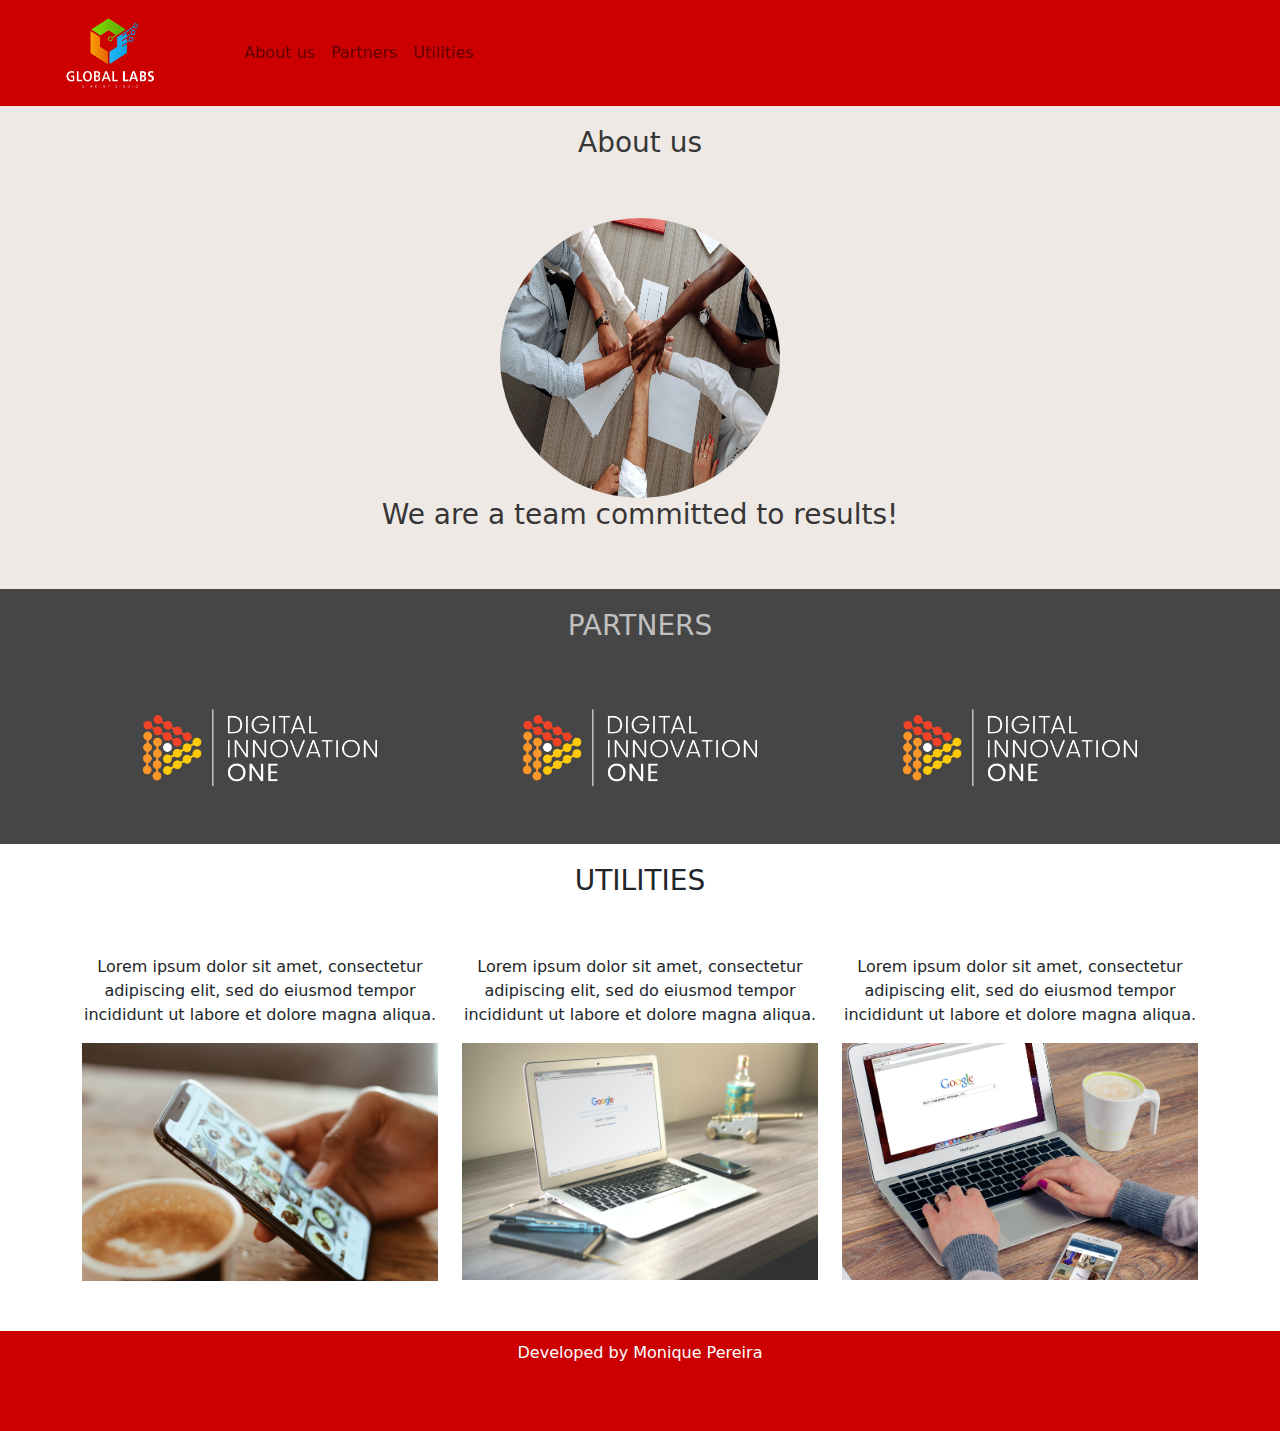
<file: bootstrap-class/index.html>
<!DOCTYPE html>
<html lang="en">

<head>
    <title>MY Page</title>
    <meta charset="UTF-8">
    <link rel="stylesheet" type="text/css" href="css/style.css">

    <!-- Bootstrap css-->
    <link rel="stylesheet" type="text/css" href="bootstrap/css/bootstrap.min.css">
    
</head>

<body>
    <nav class="navbar navbar-expand-lg navbar-light margin">
        <a href="#" class="navbar-brand">
            <img src="img/gla.png" alt="global labs logo" width="220" height="80">
        </a>
        <div class="collapse navbar-collapse">
            <ul class="navbar-nav">
                <li class="nav-item">
                    <a class="nav-link" href="#aboutus">About us</a>
                </li>
                <li class="nav-item">
                    <a class="nav-link" href="#partners">Partners</a>
                </li>
                <li class="nav-item">
                    <a class="nav-link" href="#utilities">Utilities</a>
                </li>
            </ul>
        </div>
    </nav>
    <section id="aboutus">
        <div class="container-fluid about-us text-center margin">
            <h3 class="margin">About us</h3>
            <img src="img/team.jpg" class="rounded-circle" width="280" height="280">
            <h3>We are a team committed to results!</h3>
        </div>
    </section>
    <selection id="partners">
        <div class="container-fluid text-center margin partners">
            <h3 class="margin">PARTNERS</h3>
            <!--Dividing the page in three colums-->
            <div class="container">
                <div class="row">
                    <div class="col-lg-4">
                        <img src="img/dio.png" width="75%">
                    </div>
                    <div class="col-lg-4">
                        <img src="img/dio.png" width="75%">
                    </div>
                    <div class="col-lg-4">
                        <img src="img/dio.png" width="75%">  
                    </div>
                </div>
            </div>
        </div>
    </selection>
    <section id="utilities">
        <div class="container-fluid text-center margin utilities">
            <h3 class="margin">UTILITIES</h3>
            <div class="container">
                <div class="row">
                    <div class="col-lg-4">
                        <p>Lorem ipsum dolor sit amet, consectetur adipiscing elit, sed do eiusmod tempor incididunt ut labore et dolore magna aliqua.</p>
                        <img src="img/app.jpg " width="100%">
                    </div>
                    <div class="col-lg-4">
                        <p>Lorem ipsum dolor sit amet, consectetur adipiscing elit, sed do eiusmod tempor incididunt ut labore et dolore magna aliqua.</p>
                        <img src="img/site1.jpg" width="100%">
                    </div>
                    <div class="col-lg-4">
                        <p>Lorem ipsum dolor sit amet, consectetur adipiscing elit, sed do eiusmod tempor incididunt ut labore et dolore magna aliqua.</p>
                        <img src="img/site2.jpg" width="100%">
                    </div>    
                </div>
            </div>
        </div>
    </section>
    <footer class="container-fluid text-center bg-footer margin">
        <p>Developed by Monique Pereira</p>
    </footer>
</body>

</html>
</file>
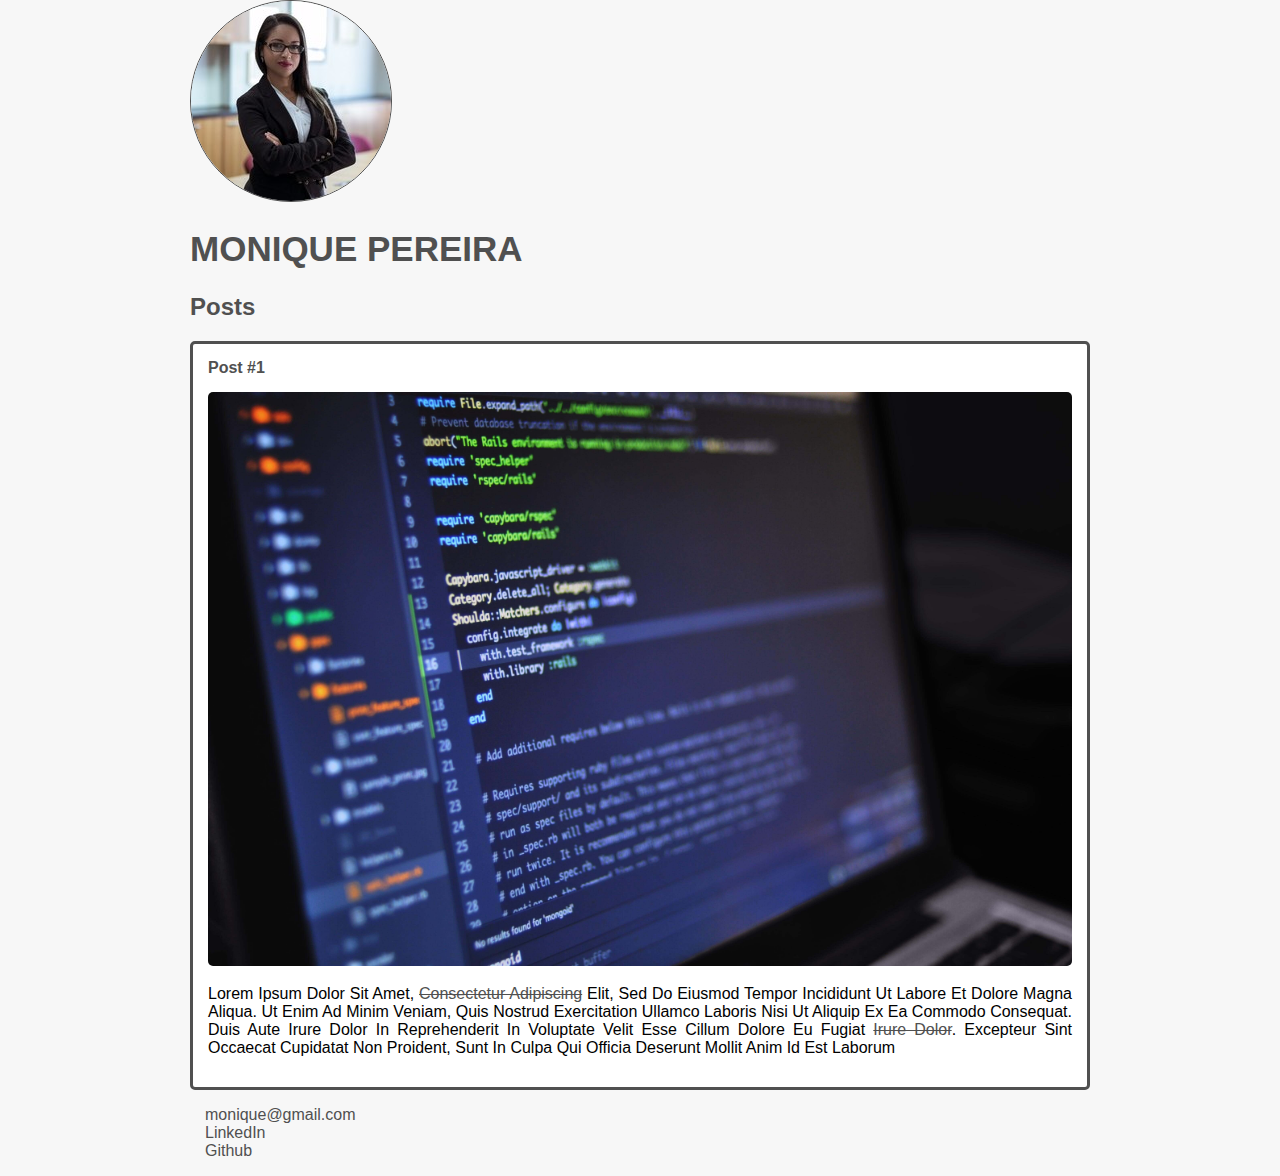
<file: html-css-classes/index.html>
<!DOCTYPE html>
<html>

<head>
    <meta charset="utf-8">
    <title>Monique Pereira</title>
    <link rel="stylesheet" href="style.css">
</head>

<body>
    <header>
        <img src="photos/foto-perfil.jpg" alt="profile picture Monique Pereira" class="photo">
        <h1 id="title">Monique Pereira</h1>
    </header>
    <section>
        <header>
            <h2 class="subtitle">Posts</h2>
        </header>
        <article class="post">
            <header>
                <h3 class="post_title">Post #1</h3>
                <img src="photos/pexels.jpg" alt="code editor picture" class="post_image">
            </header>
            <p class="post_content">Lorem ipsum dolor sit amet, <a href="https://www.linkedin.com/in/monique-souza-pereira/" target="_blank">consectetur adipiscing</a> elit, sed do eiusmod tempor incididunt ut labore et dolore magna aliqua. Ut enim ad minim veniam, quis nostrud
                exercitation ullamco laboris nisi ut aliquip ex ea commodo consequat. Duis aute irure dolor in reprehenderit in voluptate velit esse cillum dolore eu fugiat <a href="mailto:esp.monique@gmail.com">irure dolor</a>. Excepteur sint occaecat
                cupidatat non proident, sunt in culpa qui officia deserunt mollit anim id est laborum</p>
        </article>
    </section>
    <footer>
        <ul class="contacts-list">
            <li>
                <a href="mailto:monique@gmail.com">monique@gmail.com</a>
            </li>
            <li>
                <a href="https://www.linkedin.com/in/monique-souza-pereira/" target="_blank">LinkedIn</a>
            </li>
            <li>
                <a href="https://github.com/monique-tukaj" target="_blank">Github</a>
            </li>
        </ul>
    </footer>
</body>

</html>
</file>
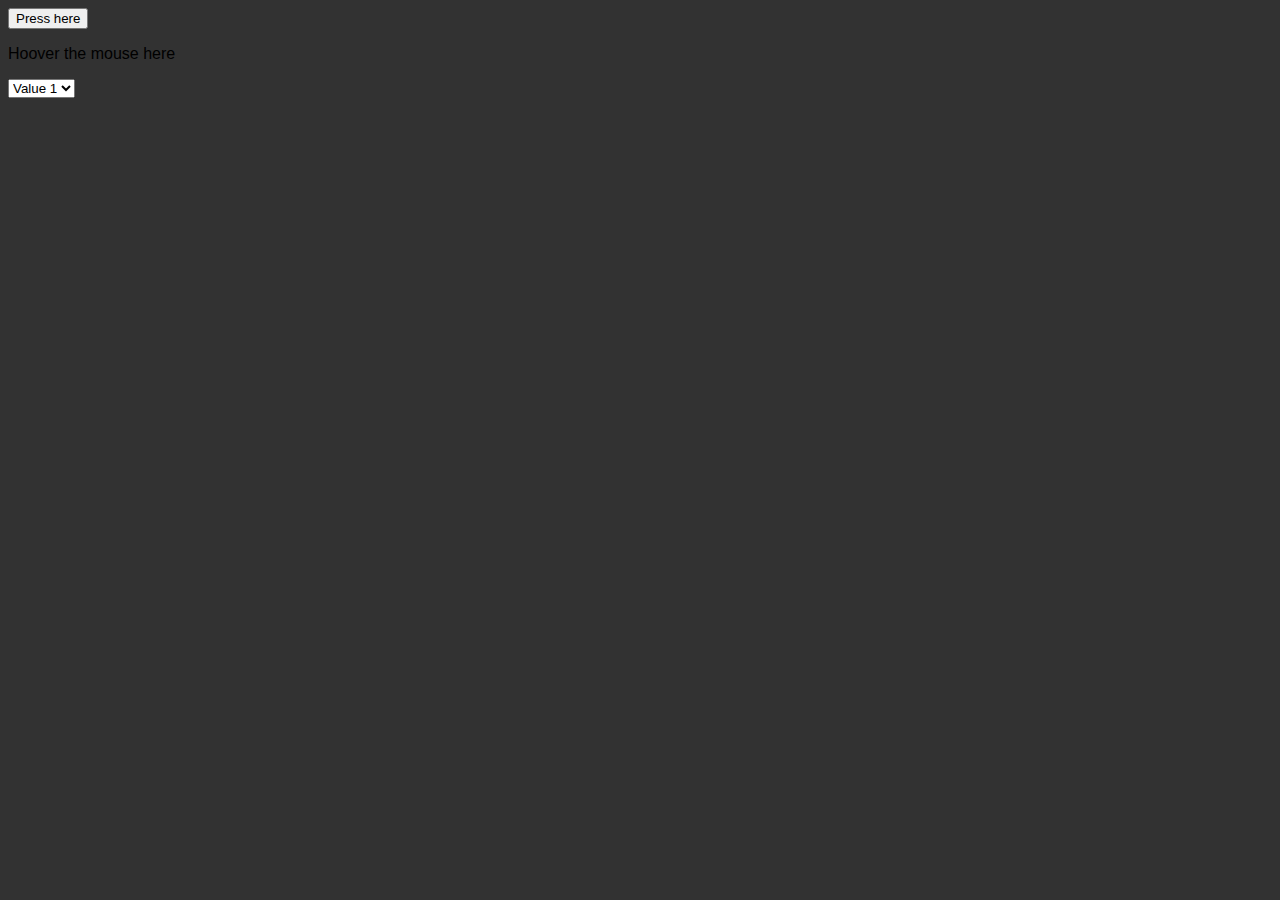
<file: javascrip_dio/index.html>
<!DOCTYPE html>
<html lang="en">

<head>
    <title>My page</title>
    <meta charset="UTF-8">
    <script type="text/javascript" src="js/main.js"></script>
    <link rel="stylesheet" href="style.css">
</head>

<body onload="load()">
    <button type="button" onclick="clickHere()">Press here</button>
    <p id="appreciation" onclick="redirection()"></p>
    <p onmouseover="change()" onmouseout="returnTo()">Hoover the mouse here</p>
    <select onchange="functionChange(this)">
        <option value="1">Value 1</option>
        <option value="2">Value 2</option>
        <option value="3">Value 3</option>
    </select>
</body>

</html>
</file>
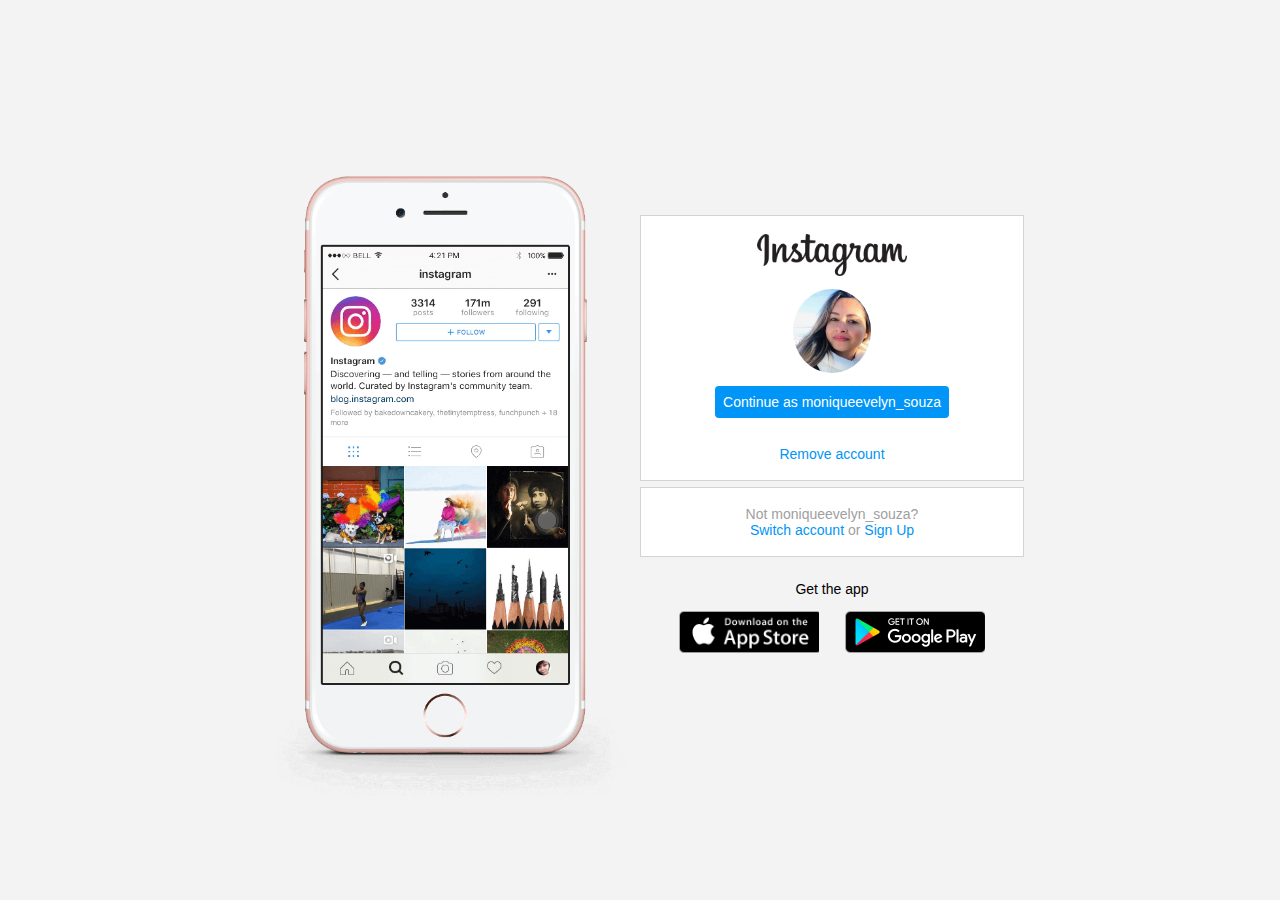
<file: instagram-dio/instagram.html>
<!DOCTYPE html>
<html lang="en">
<head>
    <meta charset="UTF-8">
    <meta name="viewport" content="width=device-width, initial-scale=1.0">
    <link rel="stylesheet" href="style.css">
    <title>Instagram</title>
</head>

<body>
    <div class="instagram-wrapper">
        <div class="instagram-phone">
            <img src="./img/instagram-celular.png" alt="mobile phone">
        </div>
        <div class="instagram-continue">
            <div class="group">
                <img src="./img/instagram-logo.png" class="instagram-logo" alt="instagram logo">
                <div class="profile-photo">
                    <img src="./img/monique-profile-photo.png" alt="profile picture monique">
                </div>
                <a href="#" class="instagram-login">Continue as moniqueevelyn_souza</a>
                <a href="#" class="instagram-logout">Remove account</a>
            </div>
            <div class="group">
                <p class="not-account">Not moniqueevelyn_souza?</p>
                <p class="not-account">
                    <span class="link-blue">Switch account</span>
                    or
                    <span class="link-blue">Sign Up</span>
                </p>
            </div>
            <div class="get-the-app">
                <p class="get-app">Get the app</p>
                <div class="download">
                    <a href="#" class="app-download"></a>
                    <a href="#" class="app-download"></a>
                </div>
            </div>
        </div>
    </div>
</body>

</html>
</file>
<file: bootstrap-class/css/style.css>
body {
    font: 20px Arial, Helvetica, sans-serif;
}


.navbar {
    background-color:  #cc0000;
}

.about-us {
    background-color: #efe9e5;
    color: #373636;
}

.margin {
    padding-bottom: 50px;
    padding-top: 10px;
}

.partners {
    background-color: #464646;
    color:silver;
}

.bg-footer {
    background-color:  #cc0000;
    color: white; 
}
</file>
<file: html-css-classes/style.css>
body {
    background: #f7f7f7;
    font-family: sans-serif;
    max-width: 900px;
    margin: auto;
}

.photo {
    border: 1px solid #505050;
    border-radius: 50%;
}

#title,
.subtitle,
.post_title {
    color: #505050;
}

#title {
    font-size: 35px;
    text-transform: uppercase;
}

a {
    text-decoration: line-through;
    color: #505050;
}

.post_title {
    font-size: 16px;
    font-size: italic;
    margin: 0;
    margin-bottom: 15px;
}

.post {
    background: white;
    padding: 15px;
    border: 3px solid #505050;
    margin-bottom: 15px;
    border-radius: 5px;
}

.post_content {
    margin: 0px;
    margin-bottom: 15px;
    text-transform: capitalize;
    text-align: justify;
}

.post_image {
    width: 100%;
    margin-bottom: 15px;
    border-radius: 5px;
}

.contacts-list {
    list-style-type: none;
    padding-left: 15px;
}

.contacts-list li a {
    text-decoration: none;
}
</file>
<file: javascrip_dio/style.css>
body {
    background-color: #323232;
    font-family: sans-serif;
}

h1 {
    color:cornflowerblue;
}
</file>
<file: instagram-dio/style.css>
* {
     padding: 0;
     margin: 0;
     box-sizing: border-box;
     text-decoration: none;
     font-family: sans-serif;
     font-size: 14px;
 }

 body {
     width: 100%;
     min-height: 100vh;
     background-color: rgb(243, 243, 243);
     margin: 0;
     padding: 0;
     display: flex;
     justify-content: center;
 }

 .instagram-wrapper {
     display: flex;
     align-items: center;
     justify-content: start;
     width: 60%;
     height: 100vh;
 }

 .instagram-phone {
     display: flex;
     align-items: center;
     justify-content: center;
     width: 50%;
 }

 .instagram-phone img {
     height: 50rem;
 }

 .instagram-continue {
     display: flex;
     align-items: center; /* horizontal */
     justify-content: space-around; /* vertical */
     flex-direction: column;
     width: 50%;
     min-height: 34rem;
 }

 .group {
     display: flex;
     justify-content: space-between;
     align-items: center;
     flex-direction: column;
     background-color: #ffffff;
     width: 100%;
     padding: 1.3rem 0;
     border: 1px solid lightgray;
 }

 .group:nth-child(1) {
     min-height: 19rem;
 }

 .instagram-logo {
     height: 3rem;
 }

 .profile-photo {
     display: flex;
     justify-content: center;
     align-items: center;
     border-radius: 50%;
     overflow: hidden;
 }

 .profile-photo img {
     height: 6rem;
 }

 .instagram-login   {
     background-color: #0095f6;
     color: #ffffff;
     padding: 8px;
     border-radius: 4px;
 }

.instagram-logout {
    color: #0095f6;
    margin-top: 1rem;
}

.not-account {
    color: rgb(160, 160, 160);
}

.link-blue {
    color: #0095f6;
}

.get-the-app {
    display: flex;
    flex-direction: column;
    align-items: center;
    justify-content: center;
    width: 100%;
    padding: 1.3rem 0;
}

.download {
    display: flex;
    width: 100%;
    justify-content: space-evenly;
    align-items: center;
    padding: 1rem;
}

.app-download {
    height: 3rem;
    width: 10rem;
    background-size: cover;
}

.app-download:nth-child(1) {
    background-image: url(./img/apple-button.png);
}

.app-download:nth-child(2) {
    background-image: url(./img/googleplay-button.png);
}

/* media queries */

@media (max-width: 1024px) {
    .instagram-wrapper {
        width: 90%;
    }
}

@media (max-width: 650px) {
    body {
        background-color: #ffffff;
    }
    .instagram-wrapper {
        width: 90%;
    }

    .instagram-phone {
        display: none;
    }

    .instagram-continue {
        width: 100%;
    }

    .group {
        border: 1px solid transparent;
    }
}
</file>
